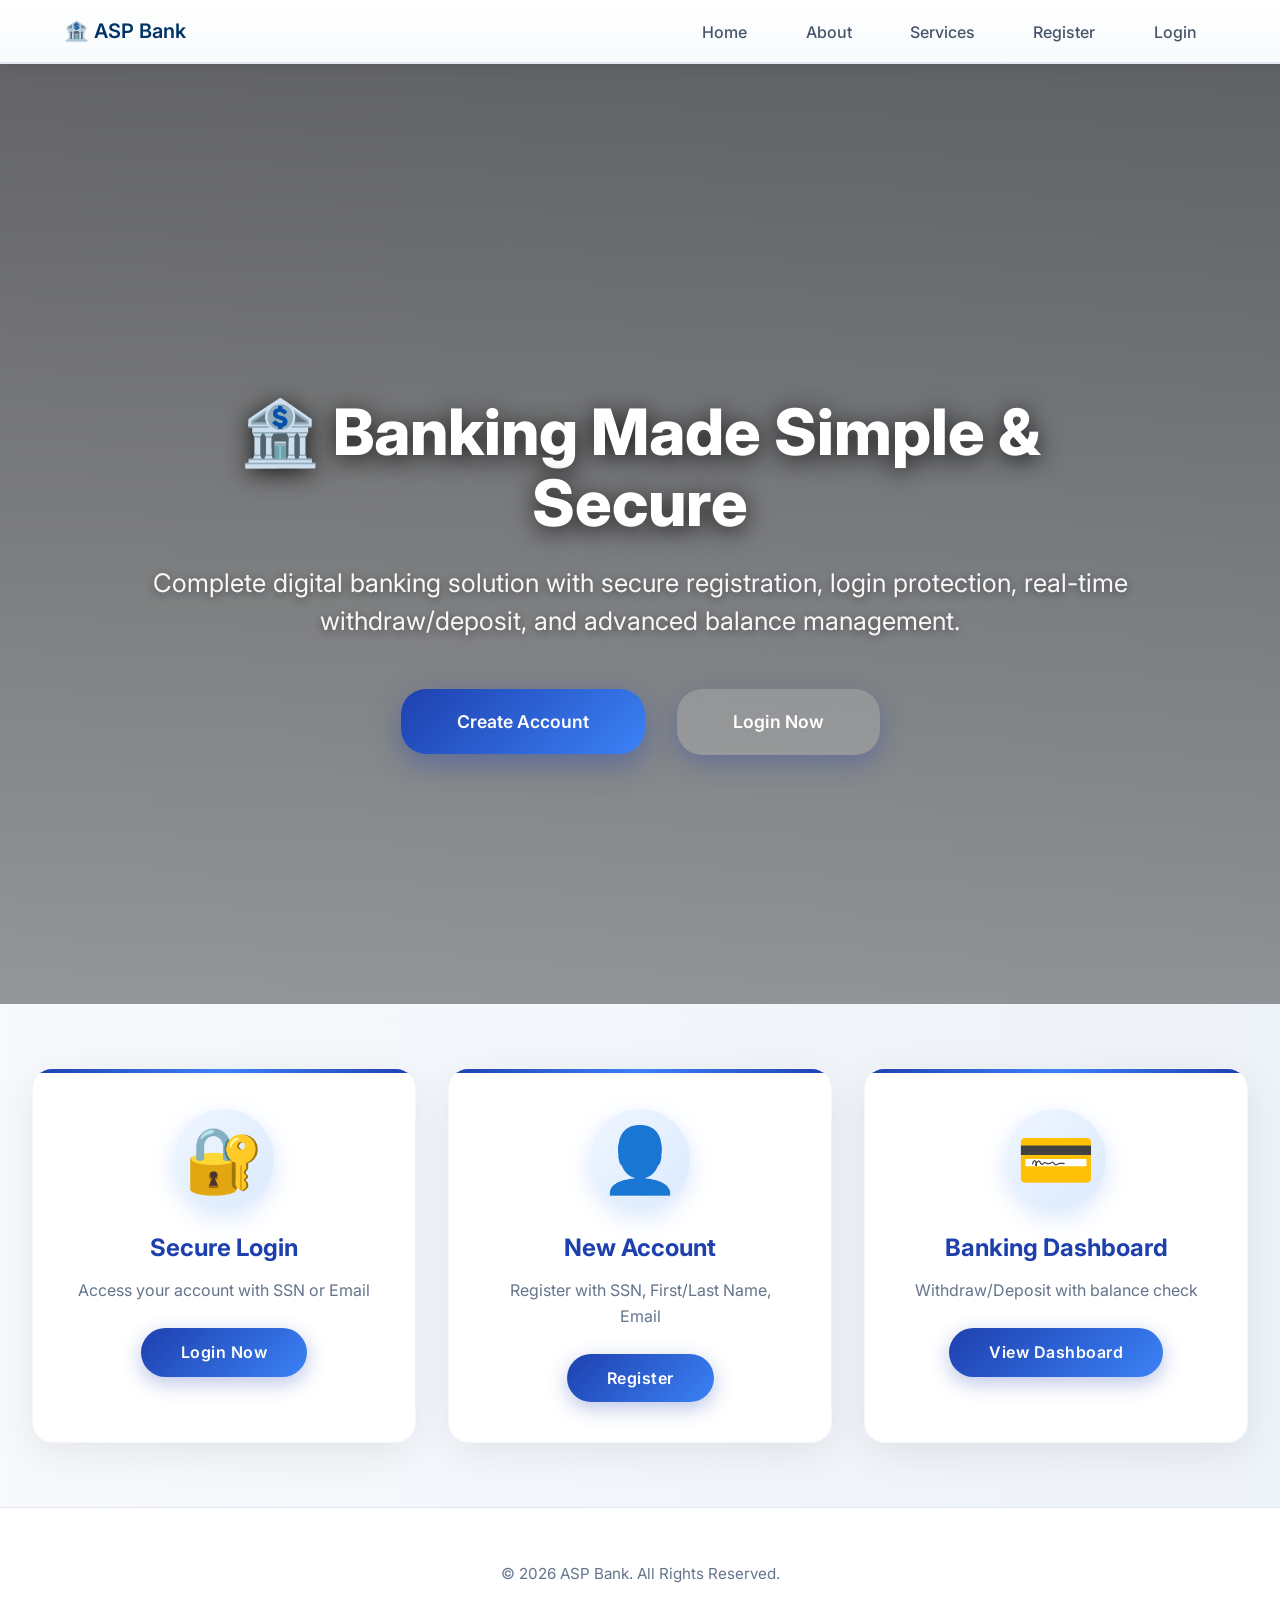
<file: index.html>
<!DOCTYPE html>
<html>
<head>
    <title>ASP Bank</title>

    <link href="https://fonts.googleapis.com/css2?family=Inter:wght@300;400;600&display=swap" rel="stylesheet">
    <link rel="stylesheet" href="style.css">
</head>

<body>

<!-- NAVBAR -->
<nav class="navbar">
    <div class="logo">
        <span class="logo-icon">🏦</span>
        ASP Bank
    </div>

    <div class="nav-links">
        <a href="index.html">Home</a>
        <a href="about.html">About</a>
        <a href="services.html">Services</a>
        <a href="customer-register.html">Register</a>
        <a href="customer-login.html">Login</a>
    </div>
</nav>

<!-- HERO -->
<section class="hero" style="background: linear-gradient(rgba(0,0,0,0.6), rgba(0,0,0,0.4)), url('https://media.istockphoto.com/id/1542703221/photo/father-and-son-coin-bank.jpg?s=612x612&w=0&k=20&c=kEaiqY3RcJ25doXMBC6sAt42j4qHJNBQymiKV3xoSuM=') center/cover fixed; min-height: 90vh; display: flex; flex-direction: column; align-items: center; justify-content: center; text-align: center; color: rgb(255, 255, 255); position: relative;">
    <div style="max-width: 1000px; padding: 0 3rem; z-index: 2; position: relative;">
        <h1 style="font-size: 4rem; font-weight: 800; margin-bottom: 1.5rem; text-shadow: 0 4px 25px rgba(0,0,0,0.8); line-height: 1.1;">🏦 Banking Made Simple & Secure</h1>
        <p style="font-size: 1.6rem; line-height: 1.5; margin-bottom: 3rem; opacity: 0.95; text-shadow: 0 2px 10px rgba(0,0,0,0.5);">
            Complete digital banking solution with secure registration, login protection, real-time withdraw/deposit, and advanced balance management.
        </p>
        <div style="display: flex; gap: 2rem; justify-content: center; flex-wrap: wrap;">
            <a href="customer-register.html" class="login-btn" style="padding: 1.4rem 3.5rem; font-size: 1.1rem; box-shadow: 0 10px 30px rgba(30,64,175,0.4);">Create Account</a>
            <a href="customer-login.html" class="login-btn" style="background: rgba(255,255,255,0.15); backdrop-filter: blur(20px); padding: 1.4rem 3.5rem; font-size: 1.1rem;">Login Now</a>
        </div>
    </div>
</section>

<!-- SERVICES -->
<section class="services">
    <div class="service-card">
        <div class="card-icon">🔐</div>
        <h3>Secure Login</h3>
        <p>Access your account with SSN or Email</p>
        <a href="customer-login.html">Login Now</a>
    </div>
    
    <div class="service-card">
        <div class="card-icon">👤</div>
        <h3>New Account</h3>
        <p>Register with SSN, First/Last Name, Email</p>
        <a href="customer-register.html">Register</a>
    </div>
    
    <div class="service-card">
        <div class="card-icon">💳</div>
        <h3>Banking Dashboard</h3>
        <p>Withdraw/Deposit with balance check</p>
        <a href="dashboard.html">View Dashboard</a>
    </div>
</section>

<!-- FOOTER -->
<footer class="footer">
    <p>© 2026 ASP Bank. All Rights Reserved.</p>
</footer>

</body>
</html>
</file>
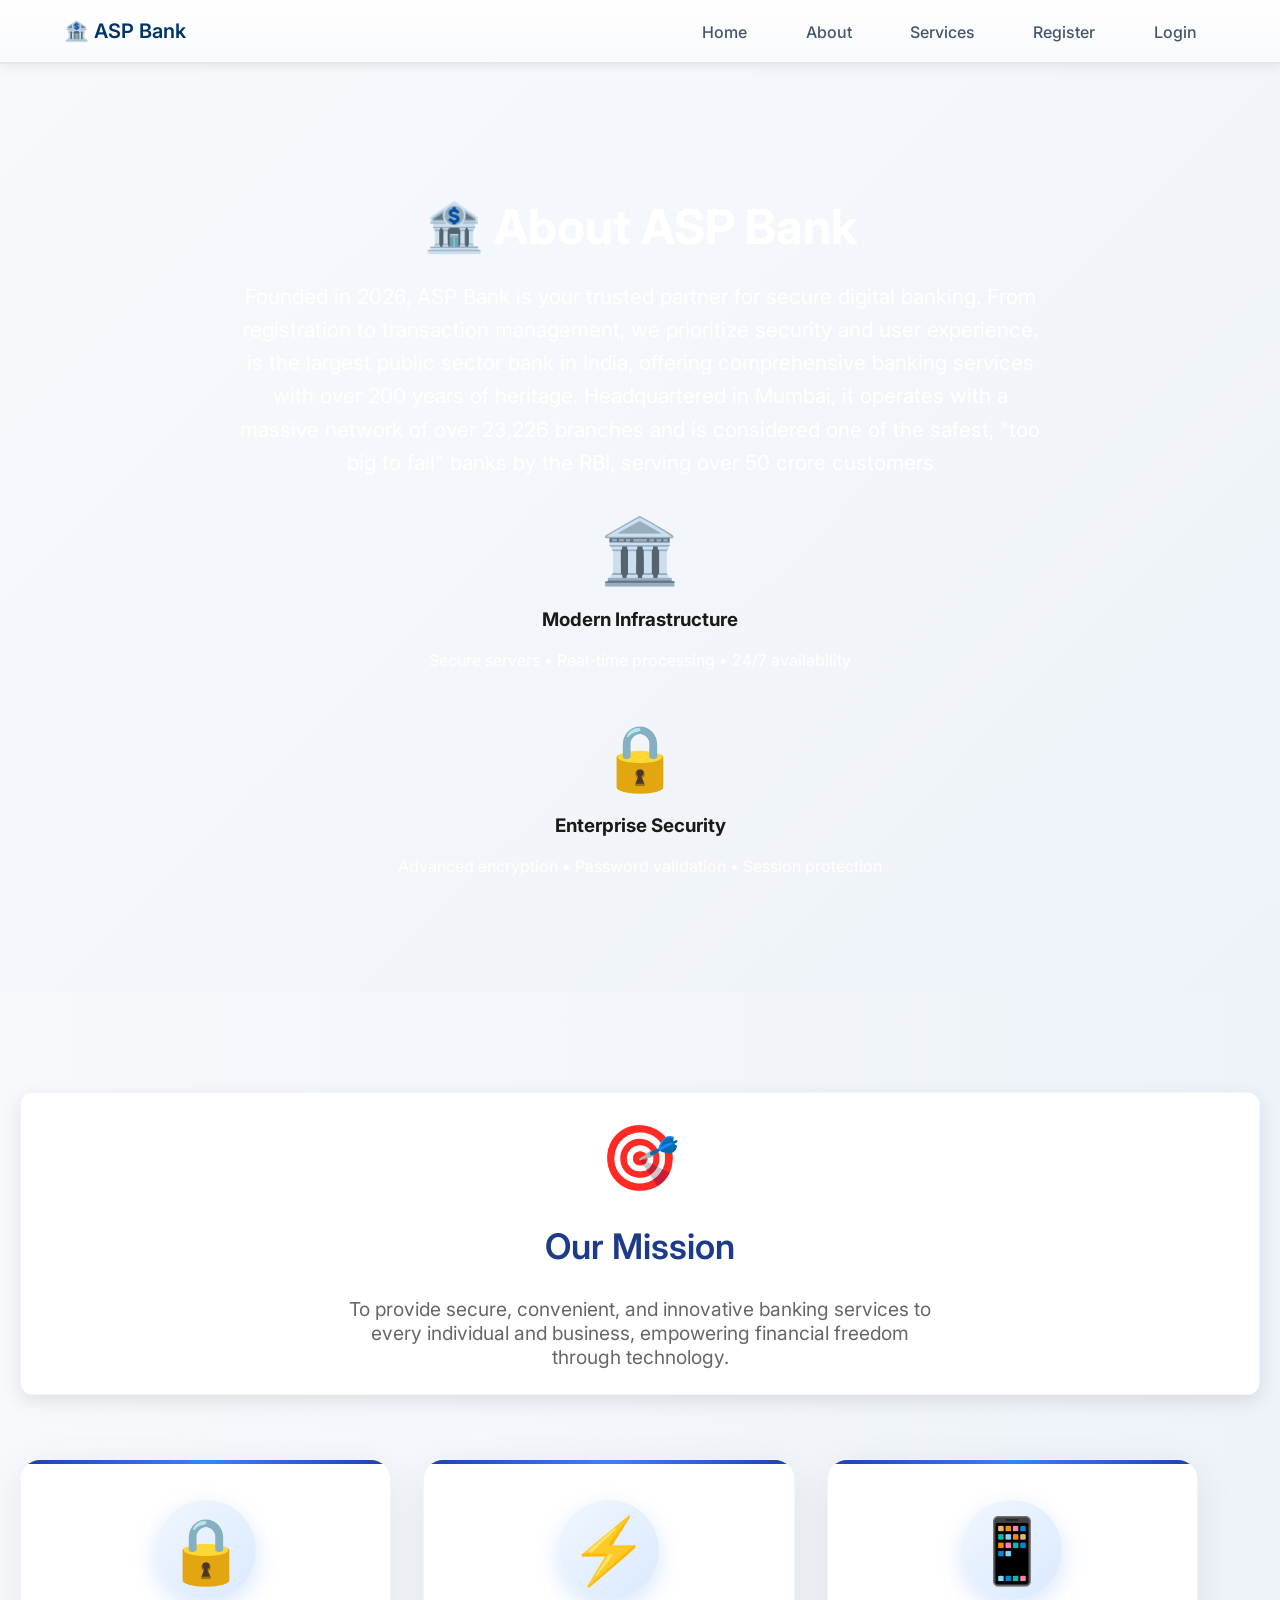
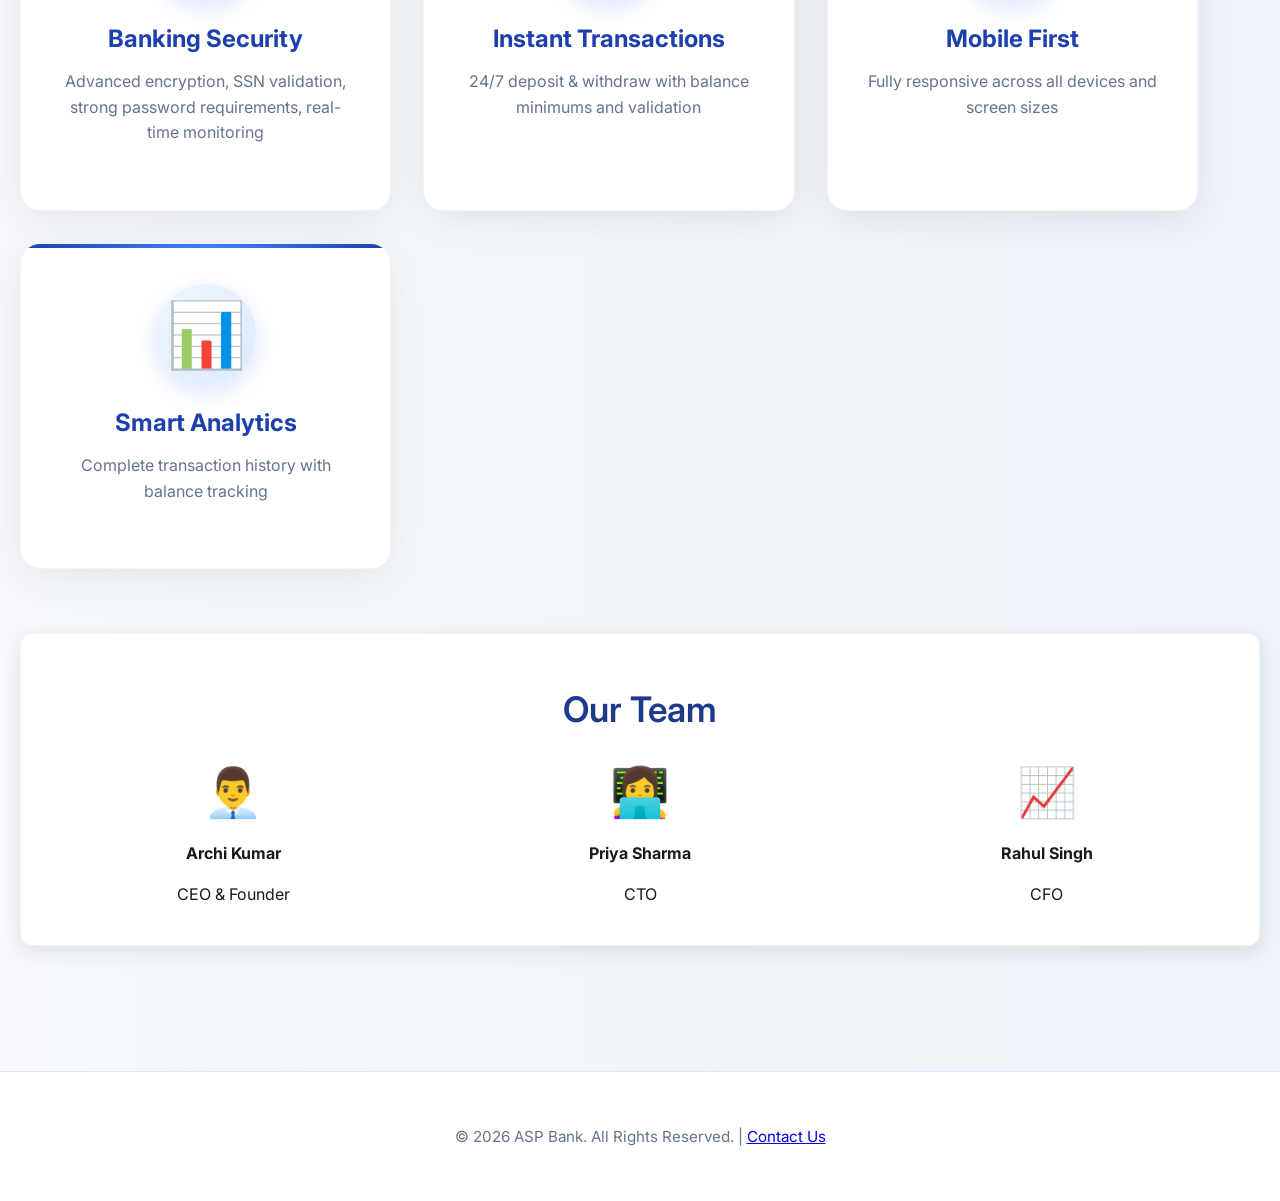
<file: about.html>
<!DOCTYPE html>
<html>
<head>
    <title>About Us - ASP Bank</title>
    <link href="https://fonts.googleapis.com/css2?family=Inter:wght@300;400;600&display=swap" rel="stylesheet">
    <link rel="stylesheet" href="style.css">
</head>
<body>

<nav class="navbar">
    <div class="logo">
        <span class="logo-icon">🏦</span>
        ASP Bank
    </div>
    <div class="nav-links">
        <a href="index.html">Home</a>
        <a href="about.html">About</a>
        <a href="services.html">Services</a>
        <a href="customer-register.html">Register</a>
        <a href="customer-login.html">Login</a>
    </div>
</nav>

<div class="hero" style="background: linear-gradient(135deg, #f7f9fc, #eef3f9); padding: 100px 20px; color: #1a1a1a;">
    <div style="max-width: 800px; margin: 0 auto; text-align: center;">
        <h1 style="font-size: 3rem; font-weight: 700; margin-bottom: 1.5rem;">🏦 About ASP Bank</h1>
        <p style="font-size: 1.3rem; line-height: 1.6; margin-bottom: 2rem;">
            Founded in 2026, ASP Bank is your trusted partner for secure digital banking. 
            From registration to transaction management, we prioritize security and user experience.
             is the largest public sector bank in India, offering comprehensive banking services with over 200 years of heritage. Headquartered in Mumbai, it operates with a massive network of over 23,226 branches and is considered one of the safest, "too big to fail" banks by the RBI, serving over 50 crore customers
        </p>
        <div style="display: flex; gap: 2rem; justify-content: center; flex-wrap: wrap;">
            <div style="text-align: center;">
                <div style="font-size: 4rem; margin-bottom: 1rem;">🏛️</div>
                <h3>Modern Infrastructure</h3>
                <p>Secure servers • Real-time processing • 24/7 availability</p>
            </div>
            <div style="text-align: center;">
                <div style="font-size: 4rem; margin-bottom: 1rem;">🔒</div>
                <h3>Enterprise Security</h3>
                <p>Advanced encryption • Password validation • Session protection</p>
            </div>
        </div>
    </div>
</div>

<div class="dashboard-container" style="padding: 60px 20px;">
    
    <!-- Mission -->
    <div class="card" style="text-align: center; margin-bottom: 4rem;">
        <div style="font-size: 4rem; margin-bottom: 1.5rem;">🎯</div>
        <h2>Our Mission</h2>
        <p style="font-size: 1.2rem; color: #666; max-width: 600px; margin: 0 auto;">
            To provide secure, convenient, and innovative banking services to every individual and business, 
            empowering financial freedom through technology.
        </p>
    </div>

    <!-- Features Grid -->
    <div class="services" style="padding: 0; margin: 4rem 0;">
        <div class="service-card">
            <div class="card-icon">🔒</div>
            <h3>Banking Security</h3>
            <p>Advanced encryption, SSN validation, strong password requirements, real-time monitoring</p>
        </div>
        <div class="service-card">
            <div class="card-icon">⚡</div>
            <h3>Instant Transactions</h3>
            <p>24/7 deposit & withdraw with balance minimums and validation</p>
        </div>
        <div class="service-card">
            <div class="card-icon">📱</div>
            <h3>Mobile First</h3>
            <p>Fully responsive across all devices and screen sizes</p>
        </div>
        <div class="service-card">
            <div class="card-icon">📊</div>
            <h3>Smart Analytics</h3>
            <p>Complete transaction history with balance tracking</p>
        </div>
    </div>

    <!-- Team -->
    <div class="card" style="margin-top: 4rem; text-align: center;">
        <h2>Our Team</h2>
        <div style="display: flex; gap: 2rem; justify-content: center; flex-wrap: wrap; margin-top: 2rem;">
            <div style="flex: 1; min-width: 200px;">
                <div style="font-size: 3rem;">👨‍💼</div>
                <h4>Archi Kumar</h4>
                <p>CEO & Founder</p>
            </div>
            <div style="flex: 1; min-width: 200px;">
                <div style="font-size: 3rem;">👩‍💻</div>
                <h4>Priya Sharma</h4>
                <p>CTO</p>
            </div>
            <div style="flex: 1; min-width: 200px;">
                <div style="font-size: 3rem;">📈</div>
                <h4>Rahul Singh</h4>
                <p>CFO</p>
            </div>
        </div>
    </div>

</div>

<footer class="footer">
    <p>© 2026 ASP Bank. All Rights Reserved. | <a href="mailto:support@aspbank.com">Contact Us</a></p>
</footer>

</body>
</html>
</file>
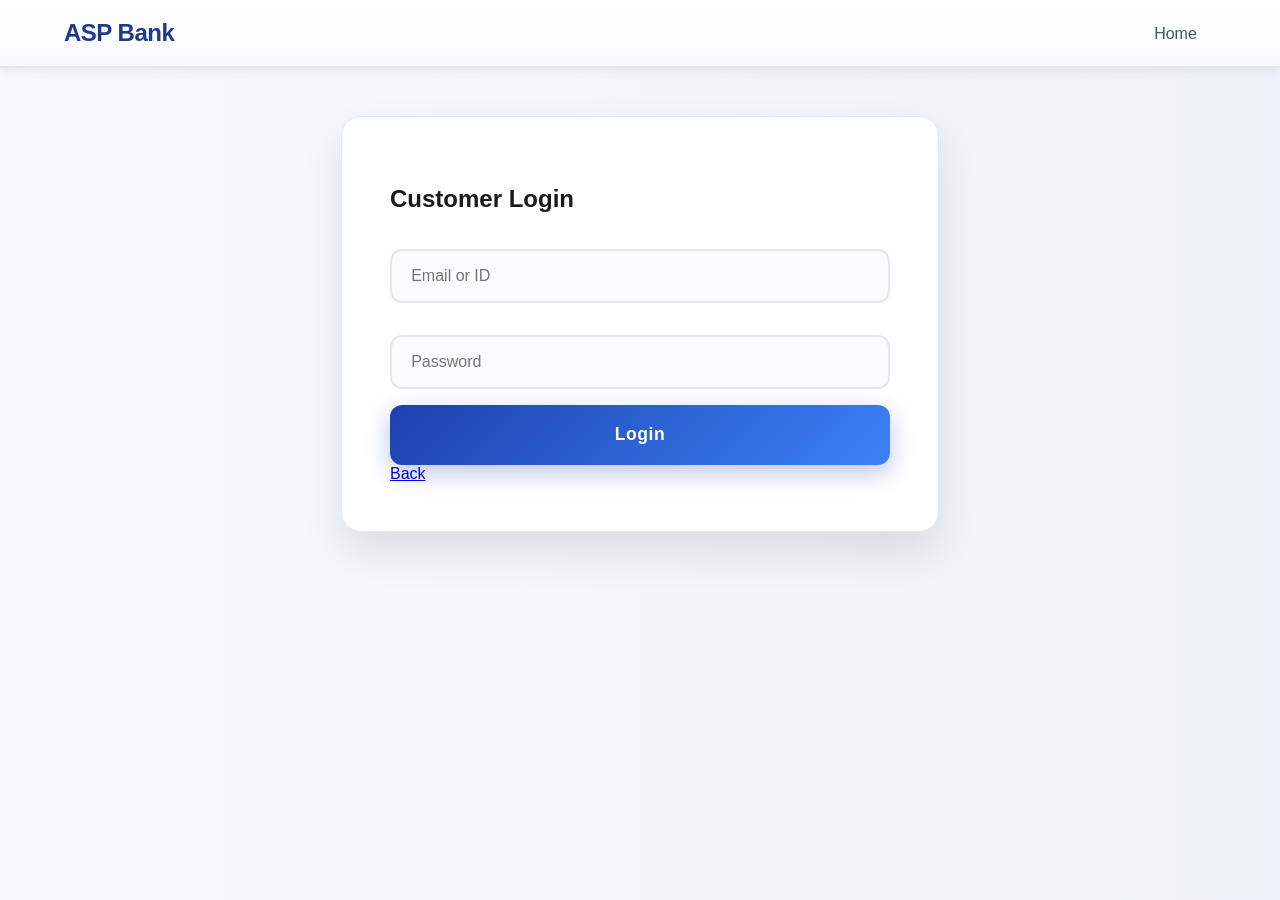
<file: customer-login.html>
<!DOCTYPE html>
<html>
<head>
    <title>Customer Login</title>
    <link rel="stylesheet" href="style.css">
</head>
<body>

<nav class="navbar">
    <h2>ASP Bank</h2>
    <div>
        <a href="index.html">Home</a>
    </div>
</nav>

<div class="container">
    <h2>Customer Login</h2>

    <form onsubmit="return validateLogin()">
<input type="text" id="ssn" placeholder="Email or ID" required>
        <input type="password" id="password" placeholder="Password" required>

        <button type="submit">Login</button>
    </form>

    <a href="index.html">Back</a>
</div>

<script src="login.js"></script>
</body>
</html>
</file>
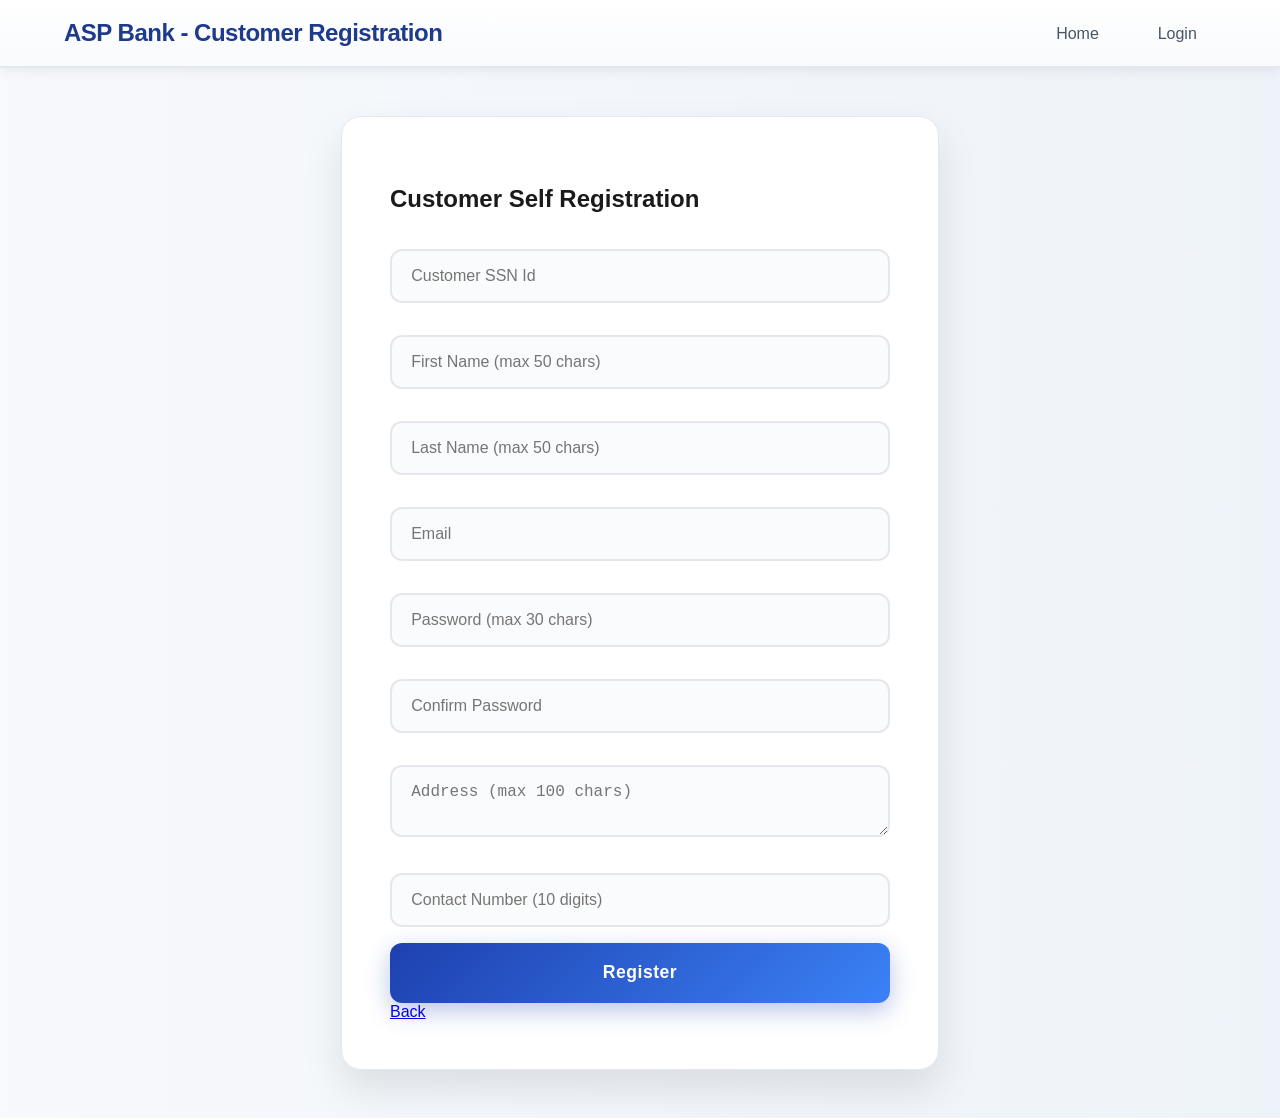
<file: customer-register.html>
<!DOCTYPE html>
<html>
<head>
    <title>Customer Registration - US001</title>
    <link rel="stylesheet" href="style.css">
</head>
<body>

<nav class="navbar">
    <h2>ASP Bank - Customer Registration</h2>
    <div>
        <a href="index.html">Home</a>
        <a href="customer-login.html">Login</a>
    </div>
</nav>

<div class="container">
    <h2>Customer Self Registration</h2>
    <form onsubmit="return registerCustomer()">
        <input type="text" id="ssnId" placeholder="Customer SSN Id" maxlength="20" required>
        <input type="text" id="firstName" placeholder="First Name (max 50 chars)" maxlength="50" required>
        <input type="text" id="lastName" placeholder="Last Name (max 50 chars)" maxlength="50" required>
        <input type="email" id="email" placeholder="Email" required>
        <input type="password" id="password" placeholder="Password (max 30 chars)" maxlength="30" required>
        <input type="password" id="confirmPassword" placeholder="Confirm Password" maxlength="30" required>
        <textarea id="address" placeholder="Address (max 100 chars)" maxlength="100" required></textarea>
        <input type="text" id="contact" placeholder="Contact Number (10 digits)" maxlength="10" required>

        <button type="submit">Register</button>
    </form>
    <a href="index.html">Back</a>
</div>

<script>
function registerCustomer() {
    const ssnId = document.getElementById('ssnId').value.trim();
    const firstName = document.getElementById('firstName').value.trim();
    const lastName = document.getElementById('lastName').value.trim();
    const email = document.getElementById('email').value.trim();
    const password = document.getElementById('password').value;
    const confirmPassword = document.getElementById('confirmPassword').value;
    const address = document.getElementById('address').value.trim();
    const contact = document.getElementById('contact').value.trim();

    if (password !== confirmPassword) {
        alert('Password and Confirm Password must match');
        return false;
    }
    if (password.length < 8 || !/[A-Z]/.test(password) || !/[0-9]/.test(password) || !/[!@#$%^&*]/.test(password)) {
        alert('Password must be 8+ chars with Upper, Number, Special char');
        return false;
    }
    if (firstName.length > 50 || lastName.length > 50 || address.length > 100 || contact.length !== 10 || !/^\d{10}$/.test(contact)) {
        alert('Check field lengths/formats');
        return false;
    }

    let customers = JSON.parse(localStorage.getItem('customers') || '[]');
    const customerId = 'CUST' + Date.now().toString().slice(-6) + Math.floor(Math.random() * 1000);
    const accountNumber = 'ACC' + Date.now().toString().slice(-6);
    
    const newCustomer = {
        ssnId,
        firstName,
        lastName,
        email,
        password,
        address,
        contact,
        customerId,
        accountNumber,
        balance: 0,
        transactions: []
    };

    customers.push(newCustomer);
    localStorage.setItem('customers', JSON.stringify(customers));

    const popupDetails = `Customer Registration successful.<br><br>
        Customer ID: ${customerId}<br>
        Name: ${firstName} ${lastName}<br>
        Email: ${email}`;
    
    const popup = document.createElement('div');
    popup.className = 'popup';
    popup.style.display = 'flex';
    popup.innerHTML = `
        <div class="popup-content">
            <h2 style="color: green;">Customer Registration successful.</h2>
            <div style="text-align: left; background: #f0f8ff; padding: 15px; border-radius: 5px;">
                ${popupDetails}
            </div>
            <button onclick="this.parentElement.parentElement.remove(); window.location.href='customer-login.html'">Login Now</button>
        </div>
    `;
    document.body.appendChild(popup);

    return false;
}
</script>
</body>
</html>
</file>
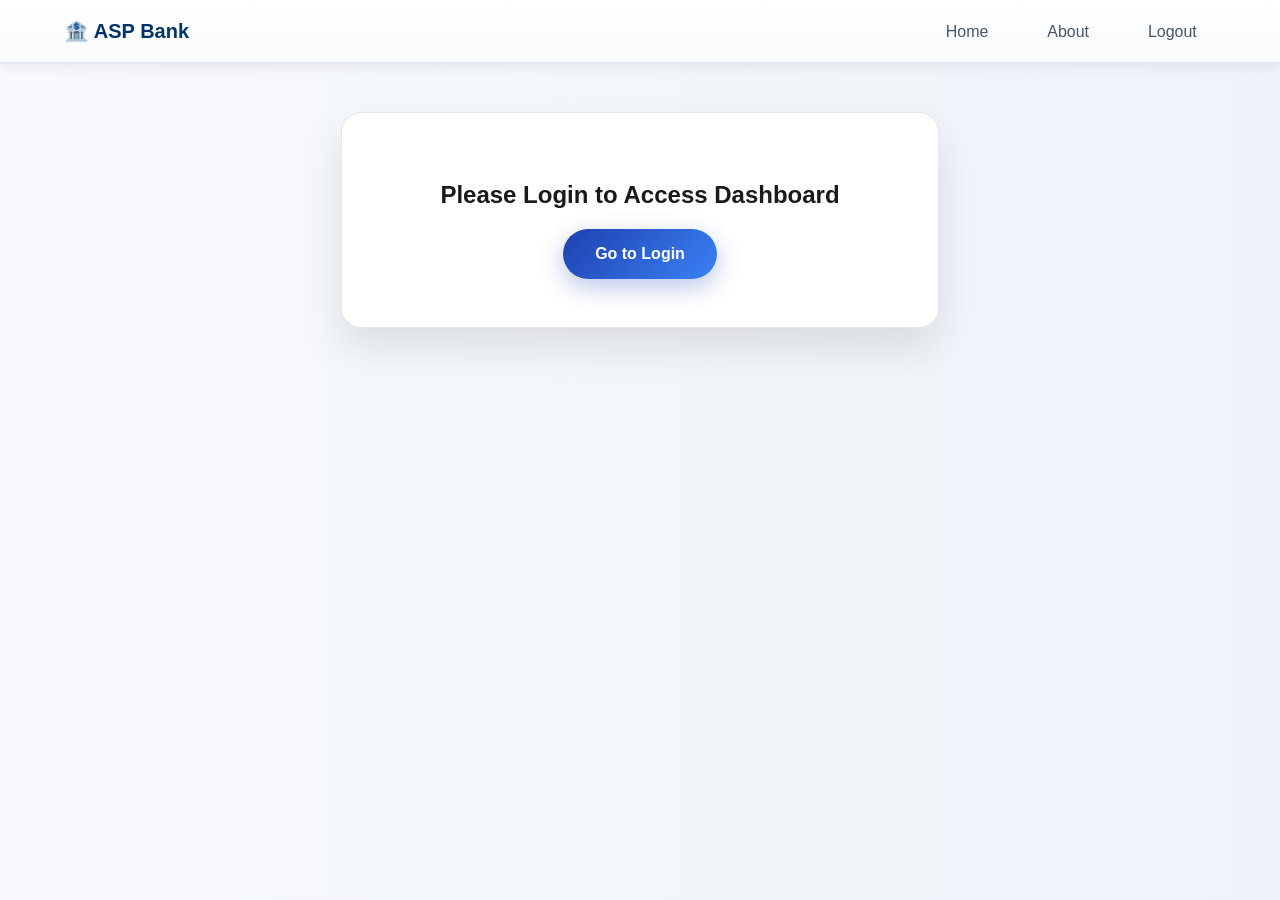
<file: dashboard.html>
<!DOCTYPE html>
<html>
<head>
    <title>Customer Dashboard</title>
    <link rel="stylesheet" href="style.css">
</head>
<body>

<nav class="navbar">
    <div class="logo">
        <span class="logo-icon">🏦</span>
        ASP Bank
    </div>
    <div class="nav-links">
        <a href="index.html">Home</a>
        <a href="about.html">About</a>
        <a href="#" onclick="logout()">Logout</a>
    </div>
</nav>

<div class="dashboard-container" id="mainDashboard" style="display: none;">
    <h2>Welcome Back!</h2>
    
    <div class="card balance-card">
        <h3>Current Balance</h3>
        <h1 id="currentBalance">₹0.00</h1>
        <p id="accountDetails">Account: Loading...</p>
    </div>

    <div class="operations-grid">
        <div class="operation-card card">
            <h3>💸 Withdraw</h3>
            <p>Min ₹1000 | Keep ₹500 balance</p>
            <input type="number" id="withdrawAmount" placeholder="Enter amount" step="0.01">
            <button onclick="handleWithdraw()">Withdraw</button>
        </div>

        <div class="operation-card card">
            <h3>💰 Deposit</h3>
            <p>Deposit to your account</p>
            <input type="number" id="depositAmount" placeholder="Enter amount" step="0.01">
            <button onclick="handleDeposit()">Deposit</button>
        </div>
    </div>

    <div class="card transactions-card">
        <h3>Recent Transactions</h3>
        <div id="transactionsList">Loading...</div>
    </div>
</div>

<div id="loginPrompt" class="container" style="text-align: center;">
    <h2>Please Login to Access Dashboard</h2>
    <a href="customer-login.html" class="login-btn">Go to Login</a>
</div>

<!-- Popups -->
<div id="successPopup" class="popup">
    <div class="popup-content">
        <h2 id="popupTitle" style="color: green;">Success</h2>
        <p id="popupMessage"></p>
        <button onclick="this.parentElement.parentElement.style.display='none'">Close</button>
    </div>
</div>

<div id="errorPopup" class="popup">
    <div class="popup-content">
        <h2 style="color: red;">Error</h2>
        <p id="errorMessage"></p>
        <button onclick="this.parentElement.parentElement.style.display='none'">Close</button>
    </div>
</div>

<script src="customer.js"></script>
<script>
window.onload = initDashboard;
</script>

</body>
</html>
</file>
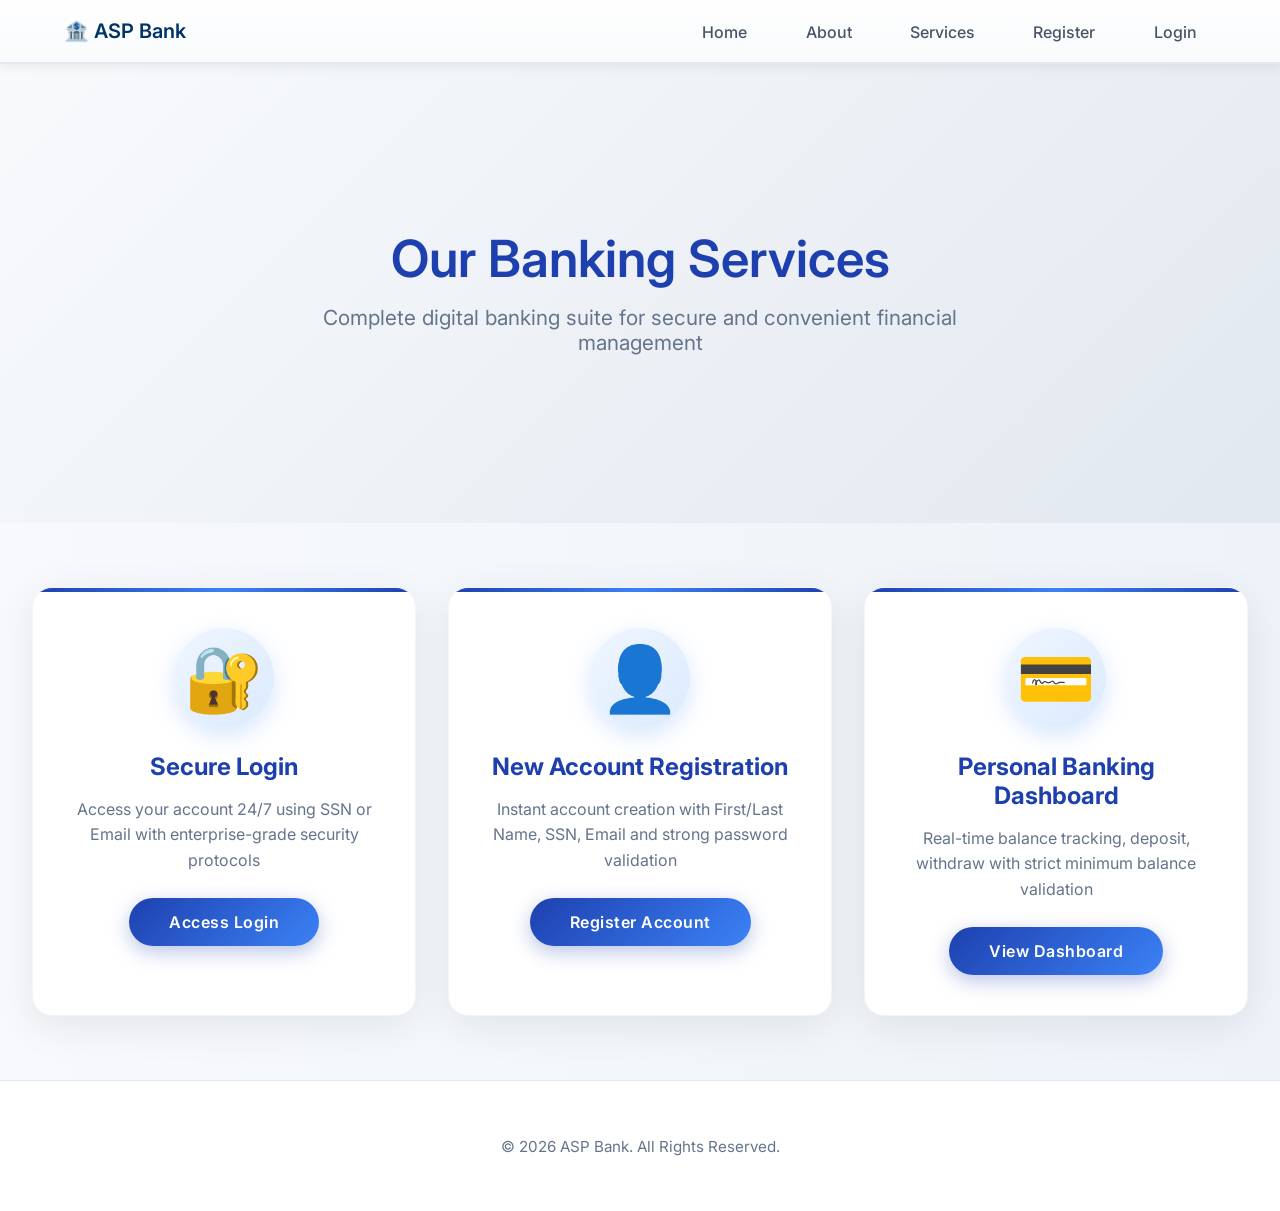
<file: services.html>
<!DOCTYPE html>
<html>
<head>
    <title>Services - ASP Bank</title>
    <link href="https://fonts.googleapis.com/css2?family=Inter:wght@300;400;600&display=swap" rel="stylesheet">
    <link rel="stylesheet" href="style.css">
</head>
<body>

<nav class="navbar">
    <div class="logo">
        <span class="logo-icon">🏦</span>
        ASP Bank
    </div>
    <div class="nav-links">
        <a href="index.html">Home</a>
        <a href="about.html">About</a>
        <a href="services.html" class="active">Services</a>
        <a href="customer-register.html">Register</a>
        <a href="customer-login.html">Login</a>
    </div>
</nav>

<section class="hero" style="background: linear-gradient(135deg, #f8fafc, #e2e8f0); padding: 120px 20px; text-align: center;">
    <h1 style="font-size: 3.2rem; color: #1e40af; margin-bottom: 1rem;">Our Banking Services</h1>
    <p style="font-size: 1.3rem; color: #64748b; max-width: 700px; margin: 0 auto 3rem;">Complete digital banking suite for secure and convenient financial management</p>
</section>

<section class="services">
    <div class="service-card">
        <div class="card-icon">🔐</div>
        <h3>Secure Login</h3>
        <p>Access your account 24/7 using SSN or Email with enterprise-grade security protocols</p>
        <a href="customer-login.html">Access Login</a>
    </div>
    
    <div class="service-card">
        <div class="card-icon">👤</div>
        <h3>New Account Registration</h3>
        <p>Instant account creation with First/Last Name, SSN, Email and strong password validation</p>
        <a href="customer-register.html">Register Account</a>
    </div>
    
    <div class="service-card">
        <div class="card-icon">💳</div>
        <h3>Personal Banking Dashboard</h3>
        <p>Real-time balance tracking, deposit, withdraw with strict minimum balance validation</p>
        <a href="dashboard.html">View Dashboard</a>
    </div>
</section>

<footer class="footer">
    <p>© 2026 ASP Bank. All Rights Reserved.</p>
</footer>

</body>
</html>
</file>
<file: style.css>
/* GLOBAL */
body {
    margin: 0;
    font-family: 'Inter', sans-serif;
    background: linear-gradient(to right, #f7f9fc, #eef3f9);
    color: #1a1a1a;
}

/* NAVBAR - Improved Professional */
.navbar {
    background: linear-gradient(to bottom, #ffffff 0%, #f8fafc 100%);
    padding: 1.2rem 4rem;
    display: flex;
    justify-content: space-between;
    align-items: center;
    box-shadow: 0 2px 12px rgba(0,0,0,0.08);
    border-bottom: 2px solid #e2e8f0;
    position: sticky;
    top: 0;
    z-index: 100;
}

.navbar h2 {
    margin: 0;
    color: #1e3a8a;
    font-weight: 700;
    font-size: 1.5rem;
    letter-spacing: -0.5px;
}

.navbar > div a {
    color: #475569;
    text-decoration: none;
    padding: 0.6rem 1.2rem;
    border-radius: 8px;
    font-weight: 500;
    transition: all 0.3s ease;
    margin-left: 1rem;
}

.navbar > div a:hover {
    background-color: #eff6ff;
    color: #1e40af;
    transform: translateY(-1px);
}

.logo {
    font-size: 20px;
    font-weight: 600;
    color: #003366;
}

.nav-links a {
    margin-left: 30px;
    text-decoration: none;
    color: #444;
    font-weight: 500;
    transition: 0.3s;
}

.nav-links a:hover {
    color: #0056d2;
}

/* HERO */
.hero {
    text-align: center;
    padding: 80px 20px 50px;
}

.hero h1 {
    font-size: 38px;
    font-weight: 600;
    color: white;
}

.hero p {
    font-size: 16px;
    color: white;
}

/* SERVICES */
.services {
    width: 95%;
    margin: 4rem auto;
    display: grid;
    grid-template-columns: repeat(auto-fit, minmax(300px, 1fr));
    gap: 2rem;
    padding: 0 1.5rem;
}

/* SERVICE CARD */
.service-card {
    background: white;
    padding: 2.5rem;
    border-radius: 20px;
    box-shadow: 0 10px 40px rgba(0,0,0,0.08);
    transition: all 0.4s ease;
    text-align: center;
    position: relative;
    overflow: hidden;
    border: 1px solid #f1f5f9;
}

.service-card::before {
    content: '';
    position: absolute;
    top: 0;
    left: 0;
    right: 0;
    height: 4px;
    background: linear-gradient(90deg, #1e40af, #3b82f6, #1e40af);
}

.card-icon {
    font-size: 4rem;
    margin-bottom: 1.5rem;
    display: block;
    background: linear-gradient(135deg, #eff6ff, #dbeafe);
    width: 100px;
    height: 100px;
    margin: 0 auto 1.5rem;
    border-radius: 50%;
    display: flex;
    align-items: center;
    justify-content: center;
    box-shadow: 0 8px 25px rgba(59,130,246,0.2);
}

.service-card h3 {
    margin-bottom: 1rem;
    color: #1e40af;
    font-size: 1.5rem;
    font-weight: 700;
}

.service-card p {
    color: #64748b;
    font-size: 1rem;
    line-height: 1.6;
    margin-bottom: 1.5rem;
}

.service-card a {
    background: linear-gradient(135deg, #1e40af, #3b82f6);
    color: white;
    padding: 0.9rem 2.5rem;
    border-radius: 50px;
    font-weight: 600;
    text-decoration: none;
    display: inline-block;
    transition: all 0.3s ease;
    box-shadow: 0 6px 20px rgba(30,64,175,0.3);
    letter-spacing: 0.5px;
}

.service-card a:hover {
    transform: translateY(-3px);
    box-shadow: 0 12px 30px rgba(30,64,175,0.4);
}

.service-card:hover {
    transform: translateY(-10px);
    box-shadow: 0 25px 50px rgba(0,0,0,0.15);
}

/* FOOTER */
.footer {
    text-align: center;
    padding: 2.5rem;
    background: white;
    border-top: 1px solid #e2e8f0;
    font-size: 0.95rem;
    color: #64748b;
}

/* FORM */
.container {
    max-width: 500px;
    margin: 3rem auto;
    background: white;
    padding: 3rem;
    border-radius: 20px;
    box-shadow: 0 20px 40px rgba(0,0,0,0.1);
    border: 1px solid #e5e7eb;
}

input, textarea {
    width: 100%;
    max-width: 100%;
    box-sizing: border-box;
    padding: 1rem 1.2rem;
    margin: 1rem 0;
    border: 2px solid #e5e7eb;
    border-radius: 12px;
    font-size: 1rem;
    background: #fafbfc;
    transition: all 0.3s ease;
}

input:focus, textarea:focus {
    outline: none;
    border-color: #3b82f6;
    box-shadow: 0 0 0 4px rgba(59,130,246,0.1);
    background: white;
    transform: translateY(-1px);
}

/* BUTTON */
button {
    width: 100%;
    padding: 1.2rem;
    background: linear-gradient(135deg, #1e40af, #3b82f6);
    color: white;
    border: none;
    border-radius: 12px;
    cursor: pointer;
    font-weight: 600;
    font-size: 1.1rem;
    box-shadow: 0 8px 25px rgba(30,64,175,0.3);
    transition: all 0.3s ease;
    letter-spacing: 0.5px;
}

button:hover {
    background: linear-gradient(135deg, #1d4ed8, #2563eb);
    transform: translateY(-2px);
    box-shadow: 0 12px 35px rgba(30,64,175,0.4);
}

/* POPUP */
.popup {
    display: none;
    position: fixed;
    top: 0;
    left: 0;
    width: 100%;
    height: 100%;
    background: rgba(0,0,0,0.5);
    justify-content: center;
    align-items: center;
    z-index: 1000;
}

.popup-content {
    background: white;
    padding: 2.5rem;
    border-radius: 20px;
    text-align: center;
    width: 90%;
    max-width: 450px;
    box-shadow: 0 25px 60px rgba(0,0,0,0.25);
    animation: fadeIn 0.4s ease-out;
}

.popup-content h2 {
    color: #10b981;
    margin-bottom: 1rem;
    font-size: 1.5rem;
}

@keyframes fadeIn {
    from { 
        transform: scale(0.8) translateY(30px);
        opacity: 0;
    }
    to { 
        transform: scale(1) translateY(0);
        opacity: 1;
    }
}

/* DASHBOARD SPECIFIC */
.dashboard-container {
    max-width: 1400px;
    margin: 40px auto;
    padding: 20px 2rem;
}

.balance-card {
    text-align: center;
    border-top: 4px solid #28a745;
}

.balance-card h1 {
    color: #28a745;
    font-size: 2.5em;
    margin: 10px 0;
}

.operations-grid {
    display: grid;
    grid-template-columns: 1fr 1fr;
    gap: 20px;
    margin-top: 30px;
}

.operation-card {
    text-align: center;
}

.operation-card input {
    margin-bottom: 15px;
}

.transactions-card {
    margin: 20px 0;
    max-height: 200px;
    overflow-y: auto;
}

.transaction-item {
    padding: 8px;
    border-bottom: 1px solid #eee;
    font-size: 14px;
}

.card {
    background: white;
    padding: 25px;
    border-radius: 12px;
    box-shadow: 0 6px 20px rgba(0,0,0,0.1);
    margin-bottom: 25px;
    border: 1px solid #f1f5f9;
    transition: all 0.3s ease;
}

.card:hover {
    box-shadow: 0 12px 30px rgba(0,0,0,0.15);
    transform: translateY(-3px);
}

.dashboard-container h2 {
    color: #1e3a8a;
    text-align: center;
    font-size: 2.2rem;
    margin-bottom: 30px;
    font-weight: 600;
}

.balance-card {
    background: linear-gradient(135deg, #eff6ff 0%, #dbeafe 100%);
    border-left: 5px solid #3b82f6;
}

.balance-card h1 {
    color: #1e40af;
    font-size: 3rem;
    font-weight: 700;
}

/* ERROR */
.error {
    color: red;
    font-size: 13px;
}

/* LOGIN BUTTON */
.login-btn {
    background: linear-gradient(135deg, #1e40af, #3b82f6);
    color: white;
    padding: 1rem 2rem;
    border-radius: 25px;
    text-decoration: none;
    font-weight: 600;
    box-shadow: 0 8px 25px rgba(30,64,175,0.3);
    display: inline-block;
    transition: all 0.3s ease;
}

.login-btn:hover {
    transform: translateY(-2px);
    box-shadow: 0 12px 35px rgba(30,64,175,0.4);
}
</file>
